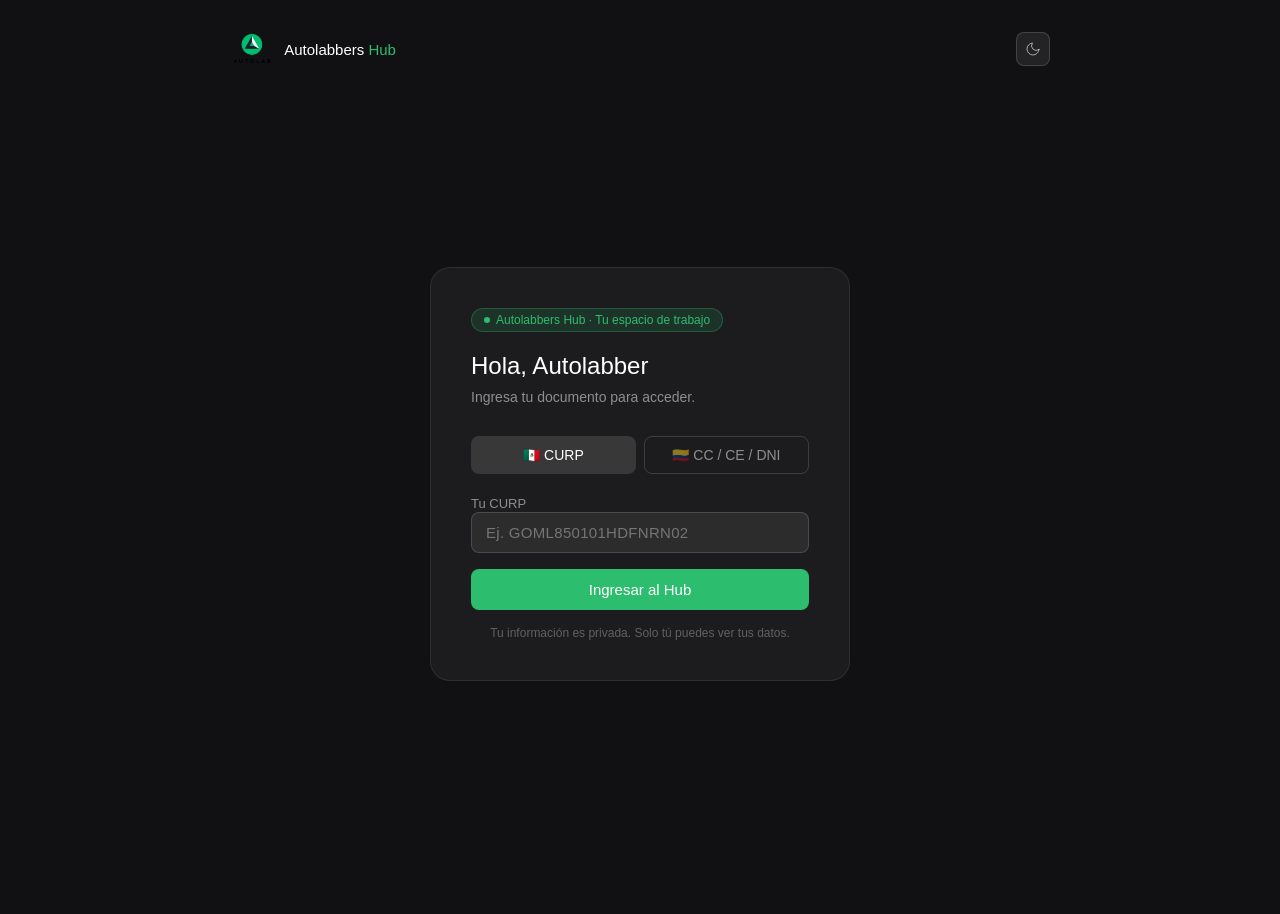
<file: index.html>
<!DOCTYPE html>
<html lang="es">
<head>
<meta charset="UTF-8"/>
<meta name="viewport" content="width=device-width, initial-scale=1.0"/>
<link rel="icon" type="image/x-icon" href="favicon.ico"/>
<title>Autolabbers Hub</title>
<style>
  *, *::before, *::after { box-sizing: border-box; margin: 0; padding: 0; }

  :root {
    --green:       #2DBD6E;
    --green-light: rgba(45,189,110,0.15);
    --green-border:rgba(45,189,110,0.3);
  }

  body {
    font-family: -apple-system, BlinkMacSystemFont, "Segoe UI", sans-serif;
    transition: background 0.3s, color 0.3s;
    min-height: 100vh;
  }

  /* ── MODOS ── */
  body.dark {
    background: #111113; color: #fff;
    --bg-hero:        #1C1C1E;
    --bg-card:        rgba(255,255,255,0.05);
    --border:         rgba(255,255,255,0.08);
    --border-md:      rgba(255,255,255,0.15);
    --text:           #ffffff;
    --muted:          rgba(255,255,255,0.5);
    --hint:           rgba(255,255,255,0.3);
    --toggle-bg:      rgba(255,255,255,0.08);
    --toggle-ico:     rgba(255,255,255,0.6);
    --seg-active-bg:  rgba(255,255,255,0.12);
    --seg-active-txt: #fff;
    --input-bg:       rgba(255,255,255,0.07);
    --btn-ghost-border: rgba(255,255,255,0.15);
    --btn-ghost-txt:  rgba(255,255,255,0.5);
    --success-bg:     rgba(45,189,110,0.12);
    --success-txt:    #2DBD6E;
    --err-bg:         rgba(224,68,68,0.12);
    --err-txt:        #f87171;
    --choice-bg:      rgba(255,255,255,0.04);
    --choice-border:  rgba(255,255,255,0.1);
    --choice-hover:   rgba(255,255,255,0.08);
    --coming-bg:      rgba(255,255,255,0.03);
    --coming-border:  rgba(255,255,255,0.06);
    --coming-txt:     rgba(255,255,255,0.25);
  }

  body.light {
    background: #f0f0ee; color: #1a1a1a;
    --bg-hero:        #ffffff;
    --bg-card:        #f5f5f3;
    --border:         rgba(0,0,0,0.08);
    --border-md:      rgba(0,0,0,0.15);
    --text:           #1a1a1a;
    --muted:          #6b6b6b;
    --hint:           #999;
    --toggle-bg:      rgba(0,0,0,0.06);
    --toggle-ico:     #555;
    --seg-active-bg:  #1a1a1a;
    --seg-active-txt: #fff;
    --input-bg:       #fff;
    --btn-ghost-border: rgba(0,0,0,0.15);
    --btn-ghost-txt:  #6b6b6b;
    --success-bg:     #eaf3de;
    --success-txt:    #3b6d11;
    --err-bg:         #fcebeb;
    --err-txt:        #a32d2d;
    --choice-bg:      #ffffff;
    --choice-border:  rgba(0,0,0,0.1);
    --choice-hover:   #f5f5f3;
    --coming-bg:      rgba(0,0,0,0.02);
    --coming-border:  rgba(0,0,0,0.06);
    --coming-txt:     rgba(0,0,0,0.25);
  }

  /* ── LAYOUT ── */
  .page   { max-width: 860px; margin: 0 auto; padding: 2rem 1.25rem 5rem; }
  .screen { display: none; }
  .screen.active { display: block; }

  /* ── NAV ── */
  nav { display: flex; align-items: center; justify-content: space-between; margin-bottom: 3rem; }
  .logo-row  { display: flex; align-items: center; gap: 10px; }
  .logo-img  { height: 32px; width: auto; display: block; }
  .logo-text { font-size: 15px; font-weight: 500; color: var(--text); }
  .logo-text span { color: var(--green); }
  .nav-right { display: flex; align-items: center; gap: 20px; }
  .nav-links { display: flex; gap: 20px; list-style: none; }
  .nav-links a { font-size: 13px; color: var(--muted); text-decoration: none; transition: color 0.15s; }
  .nav-links a:hover { color: var(--text); }
  .toggle-btn {
    width: 34px; height: 34px; background: var(--toggle-bg);
    border: 0.5px solid var(--border-md); border-radius: 8px;
    display: flex; align-items: center; justify-content: center;
    cursor: pointer; flex-shrink: 0;
  }
  .toggle-btn svg { width: 16px; height: 16px; stroke: var(--toggle-ico); fill: none; stroke-width: 1.5; stroke-linecap: round; stroke-linejoin: round; }

  /* ── BOTONES ── */
  .btn-green {
    background: var(--green); color: #fff; border: none;
    border-radius: 8px; padding: 11px 22px; font-size: 14px; font-weight: 500;
    cursor: pointer; transition: opacity 0.15s;
  }
  .btn-green:hover { opacity: 0.88; }
  .btn-green:disabled { opacity: 0.45; cursor: not-allowed; }
  .btn-green.full { width: 100%; padding: 12px; font-size: 15px; margin-top: 1rem; }

  .btn-outline {
    background: transparent; color: var(--green); border: 1.5px solid var(--green);
    border-radius: 8px; padding: 11px 22px; font-size: 14px; font-weight: 500;
    cursor: pointer; transition: background 0.15s;
  }
  .btn-outline:hover { background: var(--green-light); }

  .btn-ghost {
    background: transparent; color: var(--btn-ghost-txt);
    border: 0.5px solid var(--btn-ghost-border); border-radius: 8px;
    padding: 10px; font-size: 14px; cursor: pointer; transition: background 0.15s;
  }
  .btn-ghost:hover { background: var(--bg-card); }
  .btn-ghost.full { width: 100%; margin-top: 1.25rem; }

  /* ── SPINNER ── */
  .spinner {
    display: inline-block; width: 14px; height: 14px;
    border: 2px solid rgba(255,255,255,0.35); border-top-color: #fff;
    border-radius: 50%; animation: spin 0.7s linear infinite;
    vertical-align: middle; margin-right: 6px;
  }
  @keyframes spin { to { transform: rotate(360deg); } }

  /* ── BADGE ── */
  .badge {
    display: inline-flex; align-items: center; gap: 6px;
    background: var(--green-light); border: 0.5px solid var(--green-border);
    border-radius: 100px; padding: 4px 12px;
    font-size: 12px; color: var(--green); font-weight: 500;
  }
  .badge-dot { width: 6px; height: 6px; background: var(--green); border-radius: 50%; }

  /* ── FORMULARIO ── */
  .seg { display: flex; gap: 8px; margin-bottom: 1.25rem; }
  .seg-btn {
    flex: 1; padding: 10px 8px; border: 0.5px solid var(--border-md);
    border-radius: 8px; background: transparent; font-size: 14px; color: var(--muted);
    cursor: pointer; transition: all 0.15s;
    display: flex; align-items: center; justify-content: center; gap: 7px;
  }
  .seg-btn.active { background: var(--seg-active-bg); color: var(--seg-active-txt); border-color: transparent; font-weight: 500; }
  .field-label { font-size: 13px; color: var(--muted); margin-bottom: 6px; }
  .field-input {
    width: 100%; padding: 11px 14px; border: 0.5px solid var(--border-md);
    border-radius: 8px; font-size: 15px; color: var(--text); background: var(--input-bg);
    outline: none; transition: border-color 0.15s, box-shadow 0.15s; letter-spacing: 0.02em;
  }
  .field-input:focus { border-color: var(--green); box-shadow: 0 0 0 3px rgba(45,189,110,0.12); }
  .error-box {
    margin-top: 0.75rem; padding: 10px 14px;
    background: var(--err-bg); border: 0.5px solid rgba(224,68,68,0.2);
    border-radius: 8px; font-size: 13px; color: var(--err-txt);
    display: none; line-height: 1.5;
  }

  /* ── LOGIN ── */
  .login-wrap { min-height: 80vh; display: flex; align-items: center; justify-content: center; }
  .login-card {
    background: var(--bg-hero); border: 0.5px solid var(--border);
    border-radius: 20px; padding: 2.5rem; width: 100%; max-width: 420px;
  }
  .login-card .badge { margin-bottom: 1.25rem; }
  .login-title { font-size: 24px; font-weight: 500; color: var(--text); margin-bottom: 0.4rem; }
  .login-sub   { font-size: 14px; color: var(--muted); line-height: 1.6; margin-bottom: 1.75rem; }
  .login-note  { font-size: 12px; color: var(--hint); text-align: center; margin-top: 1rem; }

  /* ── CHOICE ── */
  .choice-wrap { min-height: 80vh; display: flex; align-items: center; justify-content: center; }
  .choice-card {
    background: var(--bg-hero); border: 0.5px solid var(--border);
    border-radius: 20px; padding: 2.5rem; width: 100%; max-width: 480px;
  }
  .choice-greeting { font-size: 13px; color: var(--muted); margin-bottom: 0.4rem; }
  .choice-title    { font-size: 22px; font-weight: 500; color: var(--text); margin-bottom: 0.5rem; }
  .choice-sub      { font-size: 14px; color: var(--muted); margin-bottom: 1.75rem; line-height: 1.6; }
  .choice-grid     { display: grid; grid-template-columns: 1fr 1fr; gap: 12px; }
  .choice-btn {
    background: var(--choice-bg); border: 0.5px solid var(--choice-border);
    border-radius: 14px; padding: 1.5rem 1.25rem; cursor: pointer;
    transition: border-color 0.15s, background 0.15s;
    display: flex; flex-direction: column; align-items: flex-start; gap: 10px; text-align: left;
  }
  .choice-btn:hover { border-color: var(--green); background: var(--choice-hover); }
  .choice-flag    { font-size: 32px; line-height: 1; }
  .choice-country { font-size: 16px; font-weight: 500; color: var(--text); }
  .choice-desc    { font-size: 13px; color: var(--muted); line-height: 1.5; }

  /* ── HUB: HERO ── */
  .hero {
    background: var(--bg-hero); border-radius: 20px; border: 0.5px solid var(--border);
    padding: 3rem 3rem 2.5rem; margin-bottom: 1.5rem;
  }
  .hero .badge { margin-bottom: 1.25rem; }
  .hero-title { font-size: 40px; font-weight: 500; color: var(--text); line-height: 1.15; letter-spacing: -0.02em; margin-bottom: 1rem; }
  .hero-title em { font-style: normal; color: var(--green); }
  .hero-sub   { font-size: 15px; color: var(--muted); line-height: 1.65; max-width: 480px; margin-bottom: 1.75rem; }
  .hero-actions { display: flex; gap: 10px; flex-wrap: wrap; margin-bottom: 3rem; }

  /* Accesos rápidos */
  .quick-grid { display: grid; grid-template-columns: repeat(4, minmax(0,1fr)); gap: 10px; }
  .qcard {
    background: var(--bg-card); border: 0.5px solid var(--border); border-radius: 12px;
    padding: 1.1rem; display: flex; flex-direction: column; gap: 8px;
    cursor: pointer; transition: border-color 0.15s;
  }
  .qcard:hover { border-color: var(--green); }
  .qcard.disabled { cursor: default; opacity: 0.4; }
  .qcard.disabled:hover { border-color: var(--border); }
  .qcard-icon {
    width: 32px; height: 32px; background: var(--green-light);
    border-radius: 8px; display: flex; align-items: center; justify-content: center;
  }
  .qcard-icon svg { width: 15px; height: 15px; stroke: var(--green); fill: none; stroke-width: 1.5; stroke-linecap: round; stroke-linejoin: round; }
  .qcard-label { font-size: 11px; color: var(--hint); margin-top: 2px; }
  .qcard-title { font-size: 13px; font-weight: 500; color: var(--text); }

  /* ── HUB: SECCIONES ── */
  .section     { margin-top: 1.5rem; }
  .section-card {
    background: var(--bg-hero); border: 0.5px solid var(--border);
    border-radius: 20px; padding: 2.5rem 3rem;
  }
  .section-label { font-size: 12px; font-weight: 500; letter-spacing: 0.06em; text-transform: uppercase; color: var(--green); margin-bottom: 0.5rem; }
  .section-title { font-size: 26px; font-weight: 500; color: var(--text); margin-bottom: 0.4rem; }
  .section-sub   { font-size: 14px; color: var(--muted); margin-bottom: 2rem; line-height: 1.6; }
  hr { border: none; border-top: 0.5px solid var(--border); margin: 1.25rem 0; }

  /* Coming soon */
  .coming-soon {
    background: var(--coming-bg); border: 0.5px dashed var(--coming-border);
    border-radius: 12px; padding: 2rem; text-align: center;
    font-size: 14px; color: var(--coming-txt); line-height: 1.6;
  }

  /* ── VACACIONES ── */
  .vac-loading    { font-size: 14px; color: var(--muted); padding: 1rem 0; }
  .vac-no-aplica  { font-size: 14px; color: var(--muted); line-height: 1.6; }
  .vac-no-aplica a { color: var(--green); }
  .result-header  { display: flex; align-items: center; gap: 14px; margin-bottom: 1.5rem; }
  .avatar {
    width: 50px; height: 50px; border-radius: 50%;
    background: var(--green-light); color: var(--green);
    display: flex; align-items: center; justify-content: center;
    font-size: 18px; font-weight: 500; flex-shrink: 0;
  }
  .res-name { font-size: 17px; font-weight: 500; color: var(--text); }
  .res-sub  { font-size: 13px; color: var(--muted); margin-top: 2px; }
  .vac-grid { display: grid; grid-template-columns: 1fr 1fr; gap: 10px; margin-bottom: 1.25rem; }
  .vac-card { background: var(--bg-card); border-radius: 10px; padding: 1rem; }
  .vac-card.highlight { background: var(--success-bg); }
  .vac-card.negative  { background: var(--err-bg); }
  .vac-label { font-size: 12px; color: var(--muted); margin-bottom: 4px; }
  .vac-card.highlight .vac-label { color: var(--success-txt); opacity: 0.8; }
  .vac-card.negative  .vac-label { color: var(--err-txt); opacity: 0.8; }
  .vac-num  { font-size: 30px; font-weight: 500; color: var(--text); line-height: 1; }
  .vac-card.highlight .vac-num { color: var(--success-txt); }
  .vac-card.negative  .vac-num { color: var(--err-txt); }
  .vac-unit { font-size: 12px; color: var(--muted); margin-top: 3px; }
  .vac-card.highlight .vac-unit { color: var(--success-txt); opacity: 0.8; }
  .detail-row { display: flex; justify-content: space-between; font-size: 14px; padding: 5px 0; }
  .detail-row span:first-child { color: var(--muted); }
  .detail-row span:last-child  { font-weight: 500; color: var(--text); }

  /* ── BIBLIOTECA ── */
  .bib-category        { margin-bottom: 2rem; }
  .bib-category-title  { font-size: 13px; font-weight: 500; color: var(--muted); letter-spacing: 0.04em; text-transform: uppercase; margin-bottom: 0.75rem; padding-bottom: 0.5rem; border-bottom: 0.5px solid var(--border); }
  .bib-item {
    display: flex; align-items: flex-start; gap: 14px; padding: 14px 0;
    border-bottom: 0.5px solid var(--border); text-decoration: none;
    transition: opacity 0.15s;
  }
  .bib-item:last-child { border-bottom: none; }
  .bib-item:hover { opacity: 0.75; }
  .bib-icon {
    width: 38px; height: 38px; background: var(--green-light);
    border-radius: 8px; display: flex; align-items: center; justify-content: center; flex-shrink: 0;
  }
  .bib-icon svg { width: 16px; height: 16px; stroke: var(--green); fill: none; stroke-width: 1.5; stroke-linecap: round; stroke-linejoin: round; }
  .bib-info       { flex: 1; min-width: 0; }
  .bib-title      { font-size: 14px; font-weight: 500; color: var(--text); margin-bottom: 3px; }
  .bib-desc       { font-size: 13px; color: var(--muted); line-height: 1.5; }
  .bib-arrow      { font-size: 12px; color: var(--green); flex-shrink: 0; align-self: center; }

  /* ── FECHAS CLAVE ── */
  .fechas-grid    { display: grid; grid-template-columns: 1fr 1fr; gap: 10px; }
  .fecha-card     { background: var(--bg-card); border-radius: 12px; padding: 1.1rem; }
  .fecha-mes      { font-size: 11px; color: var(--hint); text-transform: uppercase; letter-spacing: 0.05em; margin-bottom: 8px; }
  .fecha-item     { display: flex; align-items: baseline; gap: 10px; padding: 5px 0; border-bottom: 0.5px solid var(--border); }
  .fecha-item:last-child { border-bottom: none; }
  .fecha-dia      { font-size: 14px; font-weight: 500; color: var(--green); min-width: 110px; white-space: nowrap; }
  .fecha-nombre   { font-size: 13px; color: var(--text); line-height: 1.4; }

  /* ── MI INFORMACIÓN ── */
  .miinfo-tabs { display: flex; gap: 8px; margin-bottom: 1.75rem; flex-wrap: wrap; }
  .miinfo-tab {
    padding: 8px 18px; border-radius: 100px;
    border: 0.5px solid var(--border-md); background: transparent;
    font-size: 13px; font-weight: 500; color: var(--muted);
    cursor: pointer; transition: all 0.15s;
  }
  .miinfo-tab.active { background: var(--green); color: #fff; border-color: transparent; }
  .miinfo-panel { display: none; }
  .miinfo-panel.active { display: block; }
  .nomina-card { background: var(--bg-card); border-radius: 14px; padding: 1.5rem; display: flex; flex-direction: column; gap: 1rem; }
  .nomina-steps { display: flex; flex-direction: column; gap: 14px; }
  .nomina-step { display: flex; align-items: flex-start; gap: 12px; }
  .nomina-num { width: 24px; height: 24px; border-radius: 50%; background: var(--green-light); color: var(--green); font-size: 12px; font-weight: 500; display: flex; align-items: center; justify-content: center; flex-shrink: 0; margin-top: 1px; }
  .nomina-text { font-size: 14px; color: var(--text); line-height: 1.6; }
  .nomina-text a { color: var(--green); text-decoration: none; }
  .nomina-text a:hover { text-decoration: underline; }
  .nomina-hint { font-size: 13px; color: var(--muted); line-height: 1.6; padding-top: 0.875rem; border-top: 0.5px solid var(--border); }
  .nomina-hint a { color: var(--green); text-decoration: none; }
  .nomina-cta { display: inline-flex; align-items: center; gap: 8px; background: var(--green); color: #fff; border: none; border-radius: 8px; padding: 10px 20px; font-size: 14px; font-weight: 500; cursor: pointer; text-decoration: none; margin-top: 0.25rem; transition: opacity 0.15s; }
  .nomina-cta:hover { opacity: 0.88; }

  /* ── CONTACTOS ── */
  .contactos-grid { display: grid; grid-template-columns: repeat(3, minmax(0,1fr)); gap: 12px; }
  .contacto-card  {
    background: var(--bg-card); border: 0.5px solid var(--border);
    border-radius: 12px; padding: 1.25rem;
    display: flex; flex-direction: column; gap: 10px;
  }
  .contacto-avatar {
    width: 40px; height: 40px; border-radius: 50%;
    background: var(--green-light); color: var(--green);
    display: flex; align-items: center; justify-content: center;
    font-size: 14px; font-weight: 500; flex-shrink: 0;
  }
  .contacto-nombre { font-size: 14px; font-weight: 500; color: var(--text); }
  .contacto-rol    { font-size: 12px; color: var(--muted); margin-top: 1px; }
  .contacto-links  { display: flex; flex-direction: column; gap: 4px; margin-top: 2px; }
  .contacto-link   { font-size: 12px; color: var(--green); text-decoration: none; }
  .contacto-link:hover { text-decoration: underline; }

  /* ── CUMPLEAÑOS ── */
  .cumple-header {
    display: flex; align-items: center; justify-content: space-between;
    cursor: pointer; padding: 14px 16px; border-radius: 12px;
    background: var(--green-light); border: 0.5px solid var(--green-border);
    transition: opacity 0.15s; user-select: none;
  }
  .cumple-header:hover { opacity: 0.85; }
  .cumple-header-left { display: flex; align-items: center; gap: 10px; }
  .cumple-header-title { font-size: 14px; font-weight: 500; color: var(--green); }
  .cumple-header-count { font-size: 12px; color: var(--green); opacity: 0.75; }
  .cumple-chevron { font-size: 12px; color: var(--green); transition: transform 0.2s; display: inline-block; }
  .cumple-chevron.open { transform: rotate(180deg); }
  .cumple-body { display: none; margin-top: 12px; }
  .cumple-body.open { display: block; }
  .cumple-gif { width: 100%; max-height: 320px; object-fit: contain; border-radius: 12px; margin-bottom: 12px; background: var(--bg-card); }
  .cumple-grid { display: flex; flex-wrap: wrap; gap: 10px; }
  .cumple-card {
    display: flex; align-items: center; gap: 12px;
    background: var(--bg-card); border: 0.5px solid var(--border);
    border-radius: 12px; padding: 12px 14px; min-width: 200px; flex: 1;
  }
  .cumple-dia-wrap { display: flex; flex-direction: column; align-items: center; flex-shrink: 0; min-width: 52px; }
  .cumple-dia      { font-size: 22px; font-weight: 500; color: var(--green); line-height: 1; }
  .cumple-diasem   { font-size: 10px; color: var(--green); opacity: 0.8; text-transform: uppercase; letter-spacing: 0.04em; margin-top: 2px; }
  .cumple-nombre   { font-size: 14px; font-weight: 500; color: var(--text); line-height: 1.3; }
  .cumple-empty    { font-size: 14px; color: var(--muted); padding: 0.5rem 0; }

  /* ── ACORDEÓN DIRECTORIO ── */
  .acord-area { margin-bottom: 8px; border-radius: 12px; overflow: hidden; border: 0.5px solid var(--border); }
  .acord-header {
    display: flex; align-items: center; justify-content: space-between;
    padding: 14px 16px; cursor: pointer; transition: background 0.15s;
    background: var(--bg-card);
    user-select: none;
  }
  .acord-header:hover { background: var(--choice-hover); }
  .acord-header.open {
    background: var(--green-light);
    border-bottom: 0.5px solid var(--green-border);
  }
  .acord-header-left { display: flex; align-items: center; gap: 10px; }
  .acord-dot {
    width: 8px; height: 8px; border-radius: 50%;
    background: var(--border-md); flex-shrink: 0; transition: background 0.15s;
  }
  .acord-header.open .acord-dot { background: var(--green); }
  .acord-area-name { font-size: 14px; font-weight: 500; color: var(--text); }
  .acord-header.open .acord-area-name { color: var(--green); }
  .acord-count { font-size: 12px; color: var(--muted); }
  .acord-header.open .acord-count { color: var(--green); opacity: 0.75; }
  .acord-chevron {
    font-size: 12px; color: var(--muted); transition: transform 0.2s;
    display: inline-block;
  }
  .acord-header.open .acord-chevron { transform: rotate(180deg); color: var(--green); }
  .acord-body {
    display: none; padding: 14px;
    background: var(--bg-hero);
  }
  .acord-body.open { display: block; }

  /* ── FOOTER ── */
  .footer { text-align: center; margin-top: 3rem; font-size: 12px; color: var(--hint); }
  .footer a { color: var(--muted); text-decoration: none; }
  .footer a:hover { text-decoration: underline; }

  /* ── RESPONSIVE ── */
  @media (max-width: 600px) {
    .hero { padding: 2rem 1.5rem; }
    .hero-title { font-size: 28px; }
    .quick-grid { grid-template-columns: repeat(2, minmax(0,1fr)); }
    .nav-links  { display: none !important; }
    .section-card { padding: 1.75rem 1.5rem; }
    .choice-grid  { grid-template-columns: 1fr; }
    .fechas-grid  { grid-template-columns: 1fr; }
    .contactos-grid { grid-template-columns: 1fr; }
  }
</style>
</head>
<body class="dark">
<div class="page">

  <!-- NAV -->
  <nav>
    <div class="logo-row">
      <img src="logo-04 (2).png" alt="Autolab" class="logo-img" />
      <span class="logo-text">Autolabbers <span>Hub</span></span>
    </div>
    <div class="nav-right">
      <ul class="nav-links" id="nav-links" style="display:none">
        <li><a href="#" onclick="scrollToId('mi-info');return false;">Mi información</a></li>
        <li><a href="#" onclick="scrollToId('biblioteca');return false;">Biblioteca</a></li>
        <li><a href="#" onclick="scrollToId('fechas');return false;">Fechas clave</a></li>
        <li><a href="#" onclick="scrollToId('contactos');return false;">Contactos</a></li>
      </ul>
      <button class="toggle-btn" onclick="toggleMode()" title="Cambiar modo">
        <svg id="icon-moon" viewBox="0 0 24 24"><path d="M21 12.79A9 9 0 1 1 11.21 3 7 7 0 0 0 21 12.79z"/></svg>
        <svg id="icon-sun"  viewBox="0 0 24 24" style="display:none"><circle cx="12" cy="12" r="5"/><line x1="12" y1="1" x2="12" y2="3"/><line x1="12" y1="21" x2="12" y2="23"/><line x1="4.22" y1="4.22" x2="5.64" y2="5.64"/><line x1="18.36" y1="18.36" x2="19.78" y2="19.78"/><line x1="1" y1="12" x2="3" y2="12"/><line x1="21" y1="12" x2="23" y2="12"/><line x1="4.22" y1="19.78" x2="5.64" y2="18.36"/><line x1="18.36" y1="5.64" x2="19.78" y2="4.22"/></svg>
      </button>
    </div>
  </nav>

  <!-- ══════════════════════════════════════ -->
  <!-- PANTALLA 1: LOGIN                      -->
  <!-- ══════════════════════════════════════ -->
  <div id="screen-login" class="screen active">
    <div class="login-wrap">
      <div class="login-card">
        <div class="badge"><div class="badge-dot"></div>Autolabbers Hub · Tu espacio de trabajo</div>
        <h1 class="login-title">Hola, Autolabber</h1>
        <p class="login-sub">Ingresa tu documento para acceder.</p>
        <div class="seg">
          <button class="seg-btn active" id="btn-mx" onclick="selectTipoDoc('MX')">🇲🇽 CURP</button>
          <button class="seg-btn"        id="btn-co" onclick="selectTipoDoc('CO')">🇨🇴 CC / CE / DNI</button>
        </div>
        <label for="login-input" class="field-label" id="login-field-label">Tu CURP</label>
        <input type="text" class="field-input" id="login-input"
          placeholder="Ej. GOML850101HDFNRN02" maxlength="18"
          autocomplete="off" autocapitalize="characters"
          oninput="onLoginInput(this)"
          onkeydown="if(event.key==='Enter') doLogin()" />
        <div class="error-box" id="login-error"></div>
        <button class="btn-green full" id="btn-login" onclick="doLogin()">Ingresar al Hub</button>
        <p class="login-note">Tu información es privada. Solo tú puedes ver tus datos.</p>
      </div>
    </div>
  </div>

  <!-- ══════════════════════════════════════ -->
  <!-- PANTALLA 2: ELEGIR HUB (AMBOS)        -->
  <!-- ══════════════════════════════════════ -->
  <div id="screen-choice" class="screen">
    <div class="choice-wrap">
      <div class="choice-card">
        <p class="choice-greeting" id="choice-greeting">Hola</p>
        <h2 class="choice-title">¿A qué hub quieres entrar?</h2>
        <p class="choice-sub">Tienes acceso a los dos. Elige el que necesitas — puedes cambiar cuando quieras.</p>
        <div class="choice-grid">
          <button class="choice-btn" onclick="entrarHub('MX')">
            <span class="choice-flag">🇲🇽</span>
            <span class="choice-country">México</span>
            <span class="choice-desc">Tu información, documentos y fechas de México</span>
          </button>
          <button class="choice-btn" onclick="entrarHub('CO')">
            <span class="choice-flag">🇨🇴</span>
            <span class="choice-country">Colombia</span>
            <span class="choice-desc">Tu información, documentos y fechas de Colombia</span>
          </button>
        </div>
        <button class="btn-ghost full" onclick="cerrarSesion()">← Salir</button>
      </div>
    </div>
  </div>

  <!-- ══════════════════════════════════════ -->
  <!-- PANTALLA 3: HUB                        -->
  <!-- ══════════════════════════════════════ -->
  <div id="screen-hub" class="screen">

    <!-- HERO (renderizado dinámicamente) -->
    <section class="hero" id="hub-hero"></section>

    <!-- SECCIONES (renderizadas dinámicamente según HUB_CONFIG) -->
    <div id="hub-sections"></div>

    <!-- TARJETA DE SUGERENCIAS -->
    <div style="margin-top:1.5rem;background:var(--bg-hero);border:0.5px solid var(--border);border-radius:20px;padding:2rem 2.5rem;display:flex;align-items:center;justify-content:space-between;gap:1.5rem;flex-wrap:wrap;">
      <div>
        <div style="font-size:13px;font-weight:500;color:var(--green);letter-spacing:0.06em;text-transform:uppercase;margin-bottom:0.4rem;">Tu opinión importa</div>
        <div style="font-size:18px;font-weight:500;color:var(--text);margin-bottom:0.35rem;">¿Qué mejorarías?</div>
        <div style="font-size:14px;color:var(--muted);line-height:1.6;">Cuéntanos qué mejorarías, qué te falta o qué te gustaría ver aquí.</div>
      </div>
      <a href="#" data-app-link="sugerencia"
         style="display:inline-flex;align-items:center;gap:8px;background:var(--green);color:#fff;border:none;border-radius:8px;padding:11px 22px;font-size:14px;font-weight:500;text-decoration:none;white-space:nowrap;flex-shrink:0;transition:opacity 0.15s;"
         onmouseover="this.style.opacity='0.88'" onmouseout="this.style.opacity='1'" target="_blank">
        Enviar sugerencia →
      </a>
    </div>

    <footer class="footer">
      ¿Dudas? Escribe a <a href="#" data-app-link="contacto" target="_blank"></a>
      &nbsp;·&nbsp;
      <a href="#" onclick="cerrarSesion();return false;">Cerrar sesión</a>
      <span id="footer-switch-wrap" style="display:none">
        &nbsp;·&nbsp;
        <a href="#" onclick="switchHub();return false;">Cambiar hub</a>
      </span>
    </footer>

  </div>

</div><!-- /page -->

<script>
// ═══════════════════════════════════════════════════════════════════
//  ⚙️  CONFIGURACIÓN CENTRAL — edita aquí para alimentar el hub
// ═══════════════════════════════════════════════════════════════════

// ─────────────────────────────────────────
//  🔧 DATOS GLOBALES
//  Si cambias un email o link aquí, se actualiza en TODO el hub.
// ─────────────────────────────────────────
var APP_CONFIG = {
  emailTalento:     "talento@autolab.mx",        // contacto principal de HR
  emailIT:          "it@autolab.com",            // contacto de soporte IT
  urlRuna:          "https://app.runahr.com/login", // plataforma de recibos
  asuntoSugerencia: "Sugerencia para el Autolabbers Hub"
};

// Genera un link de Gmail compose hacia el email de talento.
// Uso: mailUrl()                       → solo "Para:"
//      mailUrl("Duda sobre vacaciones") → "Para:" + asunto
function mailUrl(asunto) {
  var u = "https://mail.google.com/mail/?view=cm&to=" + encodeURIComponent(APP_CONFIG.emailTalento);
  if (asunto) u += "&su=" + encodeURIComponent(asunto);
  return u;
}

var APPS_SCRIPT_URL = "https://script.google.com/a/macros/autolab.mx/s/AKfycbzTmb9LQYdb1wEtz8VyqNEG4tM4fVsJxsN5VRGYOqUUqCBTTu2lh2p_CrQNlwiLwDqyMw/exec";

var HUB_CONFIG = {

  // ─────────────────────────────────────────
  //  MÉXICO
  // ─────────────────────────────────────────
  MX: {
    nombre:  "México",
    bandera: "🇲🇽",

    hero: {
      titulo:    "Todo lo que necesitas, <em>en un solo lugar.</em>",
      subtitulo: "Consulta tus vacaciones, revisa políticas y encuentra lo que necesitas — sin dar vueltas."
    },

    // Secciones activas para este país.
    // false = no se renderiza, true = se renderiza.
    secciones: {
      miInfo:     true,   // sección personal: vacaciones + nómina
      biblioteca: true,
      fechas:     true,
      contactos:  true
    },

    // Accesos rápidos en el hero (máx 4, en orden).
    accesosRapidos: [
      { label: "Mi tablero", titulo: "Mi tablero",               seccion: "miInfo",    icono: "tablero"    },
      { label: "Biblioteca", titulo: "Biblioteca",               seccion: "biblioteca", icono: "documento"  },
      { label: "Fechas",     titulo: "Festivos y nómina",        seccion: "fechas",     icono: "reloj"      },
      { label: "Directorio", titulo: "Directorio",               seccion: "contactos",  icono: "persona"    }
    ],

    // Biblioteca documental por categoría.
    // Para agregar un doc: copia { titulo, desc, url, disponible: true } en la categoría correcta.
    // disponible: false = aparece como "Próximamente", sin link.
    biblioteca: [
      { visible: false,
        nombre: "Reglamentos",
        docs: [
          { titulo: "Reglamento Interno de Trabajo",
            desc: "Normas generales de convivencia y operación en Autolab México.",
            url: "PENDIENTE_LINK_RIT",
            disponible: false,
            visible: false }
        ]
      },
      {
        nombre: "Políticas",
        docs: [
          { titulo: "Política de Vacaciones y Permisos",
            desc: "Cómo se calculan, solicitan y aprueban tus días de descanso.",
            url: "https://docs.google.com/document/d/10sgt9uoiVuuf5T3y1IXwnv2naGCAooqmeUCVNyA9mxo/edit?usp=drive_link",
            disponible: true },
          { titulo: "Política de Home Office",
            desc: "Lineamientos para trabajo remoto y días en casa.",
            url: "https://docs.google.com/document/d/1DEO0CoawXj65uztjVg5E1xtu83yJ9nLQXuOjmzWiLq8/edit?usp=drive_link",
            disponible: true },
          { titulo: "Política de trabajo en talleres e instalaciones de clientes",
            desc: "Lineamientos de seguridad y conducta para operaciones en sitio.",
            url: "",
            disponible: false,
            visible: false }
        ]
      },
      {
        nombre: "Procedimientos",
        docs: [
          { titulo: "Procedimiento de Vacaciones y Permisos",
            desc: "Paso a paso para enviar tu solicitud y obtener aprobación.",
            url: "https://docs.google.com/document/d/1nIBz9LKmmI1AdXzU66GxdQmIQbl58Tl662l3HH_HtHw/edit?tab=t.0",
            disponible: true }
        ]
      }
    ],

    // Festivos MX: generados automáticamente por calcularFestivosMX().
    // No edites este array — el código lo calcula solo cada año.
    fechas: [],

    // Contactos clave.
    // Para agregar: copia un objeto { nombre, rol, email, slack } y agrégalo.
    // slack es opcional — si no aplica, ponlo como null.
    contactos: [
      { nombre: "Recursos Humanos", rol: "Vacaciones, permisos y nómina", email: APP_CONFIG.emailTalento, slack: null          },
      { nombre: "IT / Soporte",     rol: "Accesos, equipos y sistemas",   email: APP_CONFIG.emailIT,       slack: "#soporte-it"  }
    ]
  },

  // ─────────────────────────────────────────
  //  COLOMBIA
  //  (versión ligera por ahora — se puede
  //   activar y alimentar sección por sección)
  // ─────────────────────────────────────────
  CO: {
    nombre:  "Colombia",
    bandera: "🇨🇴",

    hero: {
      titulo:    "Tu espacio como Autolabber, <em>disponible siempre.</em>",
      subtitulo: "Consulta tus vacaciones y accede a los documentos de tu país."
    },

    secciones: {
      vacaciones: true,
      biblioteca: true,
      fechas:     true,
      contactos:  true
    },

    accesosRapidos: [
      { label: "Consulta rápida", titulo: "Mis vacaciones",        seccion: "vacaciones", icono: "calendario" },
      { label: "Documentos",      titulo: "Reglamento y políticas", seccion: "biblioteca", icono: "documento"  },
      { label: "Fechas",          titulo: "Festivos y nómina",      seccion: "fechas",     icono: "reloj"      },
      { label: "Directorio",      titulo: "Directorio",             seccion: "contactos",  icono: "persona"    }
    ],

    biblioteca: [
      {
        nombre: "Reglamentos",
        visible: false,
        docs: [
          { titulo: "Reglamento Interno de Trabajo", desc: "Normas generales de convivencia y operación en Autolab Colombia.", url: "TU_LINK_DRIVE_CO_REGLAMENTO", disponible: false, visible: false }
        ]
      },
      {
        nombre: "Políticas",
        visible: false,
        docs: [
          { titulo: "Política de Vacaciones",        desc: "Cómo se calculan, solicitan y aprueban tus días de descanso.",    url: "TU_LINK_DRIVE_CO_VACACIONES", disponible: false, visible: false }
        ]
      }
    ],

    fechas: [],    // se llenará cuando esté listo

    contactos: []  // se llenará cuando esté listo
  }

};

// ═══════════════════════════════════════════════════════════════════
//  ESTADO DE SESIÓN
// ═══════════════════════════════════════════════════════════════════

// ═══════════════════════════════════════════════════════════════════
//  SESIÓN PERSISTENTE (48 horas)
// ═══════════════════════════════════════════════════════════════════

var SESION_HORAS = 48;

function guardarSesion(data) {
  try {
    var payload = Object.assign({}, data);
    payload._expira = Date.now() + SESION_HORAS * 60 * 60 * 1000;
    localStorage.setItem("al_sesion", JSON.stringify(payload));
  } catch(e){}
}

function cargarSesionGuardada() {
  try {
    var raw = localStorage.getItem("al_sesion");
    if (!raw) return null;
    var data = JSON.parse(raw);
    if (Date.now() > data._expira) { localStorage.removeItem("al_sesion"); return null; }
    return data;
  } catch(e){ return null; }
}

function borrarSesion() {
  try { localStorage.removeItem("al_sesion"); } catch(e){}
}

var sesion = { doc: null, nombre: null, acceso: null, hubActual: null, tipoContrato: "" };

// Rellenar links estáticos (sugerencia, contacto) desde APP_CONFIG
// Cualquier <a data-app-link="..."> en el HTML se enlaza aquí.
window.addEventListener("DOMContentLoaded", function() {
  document.querySelectorAll("[data-app-link]").forEach(function(el) {
    var tipo = el.getAttribute("data-app-link");
    if (tipo === "sugerencia") {
      el.href = mailUrl(APP_CONFIG.asuntoSugerencia);
    } else if (tipo === "contacto") {
      el.href = mailUrl();
      if (!el.textContent.trim()) el.textContent = APP_CONFIG.emailTalento;
    }
  });
});

// Restaurar sesión si existe y no ha expirado
(function() {
  var guardada = cargarSesionGuardada();
  if (!guardada || !guardada.doc) return;
  sesion = guardada;
  // Esperar a que el DOM esté listo antes de renderizar
  window.addEventListener("DOMContentLoaded", function() {
    if (sesion.acceso === "AMBOS") {
      mostrarPantalla("choice");
      document.getElementById("choice-greeting").textContent = "Hola, " + primerNombre(sesion.nombre) + " 👋";
    } else {
      entrarHub(sesion.acceso);
    }
  });
})();

// ═══════════════════════════════════════════════════════════════════
//  MODO CLARO / OSCURO
// ═══════════════════════════════════════════════════════════════════

var isDark = true;
function toggleMode() {
  isDark = !isDark;
  document.body.className = isDark ? "dark" : "light";
  document.getElementById("icon-moon").style.display = isDark ? "block" : "none";
  document.getElementById("icon-sun").style.display  = isDark ? "none"  : "block";
  try { localStorage.setItem("al_theme", isDark ? "dark" : "light"); } catch(e){}
}
try {
  var saved = localStorage.getItem("al_theme");
  if (saved === "light") {
    isDark = false; document.body.className = "light";
    document.getElementById("icon-moon").style.display = "none";
    document.getElementById("icon-sun").style.display  = "block";
  }
} catch(e){}

// ═══════════════════════════════════════════════════════════════════
//  LOGIN
// ═══════════════════════════════════════════════════════════════════

var tipoDoc = "MX";

function selectTipoDoc(t) {
  tipoDoc = t;
  document.getElementById("btn-mx").classList.toggle("active", t === "MX");
  document.getElementById("btn-co").classList.toggle("active", t === "CO");
  var input = document.getElementById("login-input");
  var label = document.getElementById("login-field-label");
  if (t === "MX") {
    label.textContent = "Tu CURP";
    input.placeholder = "Ej. GOML850101HDFNRN02";
    input.maxLength = 18;
  } else {
    label.textContent = "Tu CC / CE / DNI";
    input.placeholder = "Ej. 1032456789";
    input.maxLength = 12;
  }
  input.value = "";
  ocultarLoginError();
}

function onLoginInput(el) {
  if (tipoDoc === "MX") el.value = el.value.toUpperCase().replace(/[^A-Z0-9]/g,"");
  else                  el.value = el.value.replace(/[^0-9]/g,"");
  ocultarLoginError();
}

function ocultarLoginError() {
  var eb = document.getElementById("login-error");
  eb.style.display = "none"; eb.innerHTML = "";
}

function mostrarLoginError(msg) {
  var eb = document.getElementById("login-error");
  eb.innerHTML = msg; eb.style.display = "block";
}

function doLogin() {
  var doc = document.getElementById("login-input").value.trim();
  if (!doc || doc.length < 5) { mostrarLoginError("Ingresa un documento válido."); return; }
  ocultarLoginError();
  var btn = document.getElementById("btn-login");
  btn.disabled = true;
  btn.innerHTML = '<span class="spinner"></span>Verificando…';
  sesion.doc = doc;
  jsonp(APPS_SCRIPT_URL + "?accion=login&doc=" + encodeURIComponent(doc), "onLoginResult");
}

function onLoginResult(data) {
  var btn = document.getElementById("btn-login");
  btn.disabled = false; btn.innerHTML = "Ingresar al Hub";
  if (!data.ok) {
    mostrarLoginError(data.error || "Error desconocido.");
    sesion.doc = null;
    return;
  }
  sesion.nombre       = data.nombre;
  sesion.acceso       = data.acceso;
  sesion.tipoContrato = data.tipoContrato || "";
  guardarSesion(sesion);
  if (data.acceso === "AMBOS") {
    mostrarPantalla("choice");
    document.getElementById("choice-greeting").textContent = "Hola, " + primerNombre(data.nombre) + " 👋";
  } else {
    entrarHub(data.acceso);
  }
}

// ═══════════════════════════════════════════════════════════════════
//  ENTRAR AL HUB
// ═══════════════════════════════════════════════════════════════════

function entrarHub(hub) {
  sesion.hubActual = hub;
  var cfg = HUB_CONFIG[hub];
  if (!cfg) { mostrarLoginError("Configuración de hub no encontrada."); return; }

  renderizarHero(cfg);
  renderizarSecciones(cfg);

  mostrarPantalla("hub");
  document.getElementById("nav-links").style.display = "flex";
  document.getElementById("footer-switch-wrap").style.display = sesion.acceso === "AMBOS" ? "inline" : "none";

  // Cargar datos dinámicos
  var esServices = (sesion.tipoContrato || "").toLowerCase().indexOf("services") !== -1;
  if ((cfg.secciones.miInfo || cfg.secciones.vacaciones) && !esServices) cargarVacaciones();
  if (cfg.secciones.contactos) cargarContactos(hub);
  if (cfg.secciones.fechas) cargarCumpleanos(hub);
}

function switchHub() {
  mostrarPantalla("choice");
  document.getElementById("choice-greeting").textContent = "Hola, " + primerNombre(sesion.nombre) + " 👋";
  document.getElementById("nav-links").style.display = "none";
}

// ═══════════════════════════════════════════════════════════════════
//  RENDERIZADO DEL HERO
// ═══════════════════════════════════════════════════════════════════

function renderizarHero(cfg) {
  var accesosHTML = "";
  cfg.accesosRapidos.forEach(function(ac) {
    var seccionId = ac.seccion === "miInfo" ? "mi-info" : ac.seccion;
    var activo = cfg.secciones[ac.seccion];
    var cls    = activo ? "qcard" : "qcard disabled";
    var onclick = activo ? "onclick=\"scrollToId('" + seccionId + "')\"" : "";
    accesosHTML +=
      '<div class="' + cls + '" ' + onclick + '>' +
        '<div class="qcard-icon">' + iconoSVG(ac.icono) + '</div>' +
        '<div class="qcard-label">' + ac.label + '</div>' +
        '<div class="qcard-title">' + ac.titulo + '</div>' +
      '</div>';
  });

  document.getElementById("hub-hero").innerHTML =
    '<div class="badge"><div class="badge-dot"></div>' + (sesion.acceso === 'AMBOS' ? cfg.bandera + ' ' + cfg.nombre + ' · ' : '') + 'Hola, ' + primerNombre(sesion.nombre) + (sesion.acceso !== 'AMBOS' ? ' 👋' : '') + '</div>' +
    '<h1 class="hero-title">' + cfg.hero.titulo + '</h1>' +
    '<p class="hero-sub">' + cfg.hero.subtitulo + '</p>' +
    '<div class="hero-actions">' +
      '<button class="btn-green" onclick="scrollToId(\'mi-info\')">Mi tablero</button>' +
      '<button class="btn-outline" onclick="scrollToId(\'biblioteca\')">Ir a la biblioteca →</button>' +
    '</div>' +
    '<div class="quick-grid">' + accesosHTML + '</div>';
}

// ═══════════════════════════════════════════════════════════════════
//  RENDERIZADO DE SECCIONES
// ═══════════════════════════════════════════════════════════════════

function renderizarSecciones(cfg) {
  var html = "";

  // MI INFORMACIÓN (vacaciones + nómina) — solo si está activa
  var esServicesContract = (sesion.tipoContrato || "").toLowerCase().indexOf("services") !== -1;
  if (cfg.secciones.miInfo && !esServicesContract) {
    var miInfoHTML =
      // Tabs: solo mostrar si NO es services contract
      (!esServicesContract ?
        '<div class="miinfo-tabs">' +
          '<button class="miinfo-tab active" onclick="switchMiInfo(\'vacaciones\')">Días de vacaciones</button>' +
          '<button class="miinfo-tab"        onclick="switchMiInfo(\'nomina\')">Recibos de nómina</button>' +
        '</div>' : ''
      ) +

      // Panel vacaciones: solo si NO es services contract
      (!esServicesContract ?
        '<div class="miinfo-panel active" id="panel-vacaciones">' +
          '<div id="vac-content"><p class="vac-loading"><span class="spinner" style="border-top-color:var(--green);border-color:var(--border-md);"></span>Un momento…</p></div>' +
        '</div>' : ''
      ) +

      // Panel nómina
      '<div class="miinfo-panel' + (esServicesContract ? ' active' : '') + '" id="panel-nomina">' +
        '<div class="nomina-card">' +
          '<div class="nomina-steps">' +
            '<div class="nomina-step"><div class="nomina-num">1</div><div class="nomina-text">Ingresa a <a href="' + APP_CONFIG.urlRuna + '" target="_blank">app.runahr.com/login</a></div></div>' +
            '<div class="nomina-step"><div class="nomina-num">2</div><div class="nomina-text">Usa tu <strong>correo personal</strong> — el mismo con el que activaste tu cuenta en Runa.</div></div>' +
            '<div class="nomina-step"><div class="nomina-num">3</div><div class="nomina-text">Ingresa la contraseña que creaste al activar tu cuenta.</div></div>' +
          '</div>' +
          '<a class="nomina-cta" href="' + APP_CONFIG.urlRuna + '" target="_blank">Ir a Runa →</a>' +
          '<div class="nomina-hint">¿Olvidaste tu contraseña? Puedes restablecerla desde la misma plataforma usando tu correo personal. Si tienes problemas para acceder, escríbenos a <a href="' + mailUrl() + '" target="_blank">' + APP_CONFIG.emailTalento + '</a></div>' +
        '</div>' +
      '</div>';

    var miInfoSub = esServicesContract ? "Accede a tus recibos de nómina." : "Consulta tu saldo y accede a Runa.";
    html += seccionWrapper("mi-info", "Mi tablero", "Mi tablero", miInfoSub, miInfoHTML);
  }

  // VACACIONES standalone (para CO u otros países sin miInfo)
  if (!cfg.secciones.miInfo && cfg.secciones.vacaciones && !esServicesContract) {
    html += seccionWrapper("vacaciones", "Consulta rápida", "Mis días de vacaciones",
      "Cargando tu información…",
      '<div id="vac-content"><p class="vac-loading"><span class="spinner" style="border-top-color:var(--green);border-color:var(--border-md);"></span>Un momento…</p></div>');
  }

  // BIBLIOTECA
  if (cfg.secciones.biblioteca) {
    var bibHTML = "";
    var catsVisibles = (cfg.biblioteca || []).filter(function(cat) {
      if (cat.visible === false) return false;
      return (cat.docs || []).some(function(d) { return d.visible !== false; });
    });
    if (catsVisibles.length) {
      catsVisibles.forEach(function(cat) {
        bibHTML += '<div class="bib-category"><div class="bib-category-title">' + cat.nombre + '</div>';
        cat.docs.forEach(function(doc) {
          if (doc.visible === false) return;
          if (doc.disponible) {
            bibHTML +=
              '<a class="bib-item" href="' + doc.url + '" target="_blank">' +
                '<div class="bib-icon"><svg viewBox="0 0 24 24" width="16" height="16" fill="none" stroke="#2DBD6E" stroke-width="1.5" stroke-linecap="round" stroke-linejoin="round"><path d="M14 2H6a2 2 0 0 0-2 2v16a2 2 0 0 0 2 2h12a2 2 0 0 0 2-2V8z"/><polyline points="14 2 14 8 20 8"/></svg></div>' +
                '<div class="bib-info"><div class="bib-title">' + doc.titulo + '</div><div class="bib-desc">' + doc.desc + '</div></div>' +
                '<div class="bib-arrow">Abrir →</div>' +
              '</a>';
          } else {
            bibHTML +=
              '<div class="bib-item" style="opacity:0.45;cursor:default;">' +
                '<div class="bib-icon" style="background:var(--bg-card);"><svg viewBox="0 0 24 24" width="16" height="16" fill="none" stroke="var(--muted)" stroke-width="1.5" stroke-linecap="round" stroke-linejoin="round"><path d="M14 2H6a2 2 0 0 0-2 2v16a2 2 0 0 0 2 2h12a2 2 0 0 0 2-2V8z"/><polyline points="14 2 14 8 20 8"/></svg></div>' +
                '<div class="bib-info"><div class="bib-title" style="color:var(--muted);">' + doc.titulo + '</div><div class="bib-desc">' + doc.desc + '</div></div>' +
                '<div style="font-size:11px;color:var(--hint);flex-shrink:0;align-self:center;white-space:nowrap;">Próximamente</div>' +
              '</div>';
          }
        });
        bibHTML += '</div>';
      });
    } else {
      bibHTML = '<div class="coming-soon">Los documentos para este país estarán disponibles pronto.</div>';
    }
    html += seccionWrapper("biblioteca", "Biblioteca", "Biblioteca",
      "Todo lo que necesitas saber sobre cómo trabajamos en Autolab.", bibHTML);
  }

  // FECHAS CLAVE
  if (cfg.secciones.fechas) {
    var festivos   = sesion.hubActual === "CO" ? calcularFestivosCO() : calcularFestivosMX();
    var nominaDias = sesion.hubActual === "CO" ? calcularFechasNominaCO() : calcularFechasNomina();
    var fechasHTML = "";

    // Festivos agrupados por mes
    var porMes = {};
    festivos.forEach(function(f) {
      if (!porMes[f.mesKey]) porMes[f.mesKey] = { label: f.mesLabel, dias: [] };
      porMes[f.mesKey].dias.push(f);
    });

    fechasHTML += '<div class="fechas-grid">';
    Object.keys(porMes).forEach(function(k) {
      var grupo = porMes[k];
      fechasHTML += '<div class="fecha-card"><div class="fecha-mes">' + grupo.label + '</div>';
      grupo.dias.forEach(function(f) {
        fechasHTML += '<div class="fecha-item"><span class="fecha-dia">' + f.diaSemana + ' ' + f.dia + '</span><span class="fecha-nombre">' + f.nombre + '</span></div>';
      });
      fechasHTML += '</div>';
    });
    fechasHTML += '</div>';

    // Nómina
    fechasHTML += '<div style="margin-top:1.75rem;">';
    fechasHTML += '<div class="bib-category-title" style="margin-bottom:0.375rem;">Pagos de nómina</div>';
    fechasHTML += '<div style="font-size:13px;color:var(--muted);margin-bottom:0.875rem;">Próximas fechas de pago para ' + (sesion.hubActual === "CO" ? "Colombia" : "México") + '.</div>';
    fechasHTML += '<div class="nomina-card">';
    fechasHTML += '<div style="font-size:14px;color:var(--text);line-height:1.7;">' + nominaDias.regla + '</div>';
    fechasHTML += '<div style="margin-top:0.875rem;display:flex;flex-wrap:wrap;gap:8px;">';
    nominaDias.proximas.forEach(function(p) {
      fechasHTML += '<div style="background:var(--green-light);border:0.5px solid var(--green-border);border-radius:8px;padding:8px 14px;font-size:13px;color:var(--green);font-weight:500;">' + p + '</div>';
    });
    fechasHTML += '</div></div></div>';

    // Cumpleaños — placeholder, se llena con cargarCumpleanos()
    fechasHTML += '<div style="margin-top:1.75rem;" id="cumple-wrap" style="display:none"></div>';

    html += seccionWrapper("fechas", "Calendario", "Fechas clave",
      "Días festivos oficiales en " + new Date().getFullYear() + ".", fechasHTML);
  }

  // CONTACTOS — cargados dinámicamente desde el Sheet
  if (cfg.secciones.contactos) {
    html += seccionWrapper("contactos", "Directorio", "Directorio",
      "Encuentra a tus compañeros y escríbeles directo.",
      '<div id="contactos-content"><p class="vac-loading"><span class="spinner" style="border-top-color:var(--green);border-color:var(--border-md);"></span>Cargando directorio…</p></div>');
  }

  document.getElementById("hub-sections").innerHTML = html;
}

// Helper: envuelve contenido en el markup de sección estándar
function seccionWrapper(id, label, titulo, sub, contenido) {
  return '<section class="section" id="' + id + '">' +
    '<div class="section-card">' +
      '<div class="section-label">' + label + '</div>' +
      '<h2 class="section-title">' + titulo + '</h2>' +
      '<p class="section-sub">' + sub + '</p>' +
      contenido +
    '</div>' +
  '</section>';
}

// ═══════════════════════════════════════════════════════════════════
//  VACACIONES (datos dinámicos via Apps Script)
// ═══════════════════════════════════════════════════════════════════

function switchMiInfo(panel) {
  document.querySelectorAll(".miinfo-panel").forEach(function(p) { p.classList.remove("active"); });
  document.querySelectorAll(".miinfo-tab").forEach(function(t) { t.classList.remove("active"); });
  var el = document.getElementById("panel-" + panel);
  if (el) el.classList.add("active");
  var tabs = document.querySelectorAll(".miinfo-tab");
  if (panel === "vacaciones" && tabs[0]) tabs[0].classList.add("active");
  if (panel === "nomina"     && tabs[1]) tabs[1].classList.add("active");
}

function cargarVacaciones() {
  jsonp(APPS_SCRIPT_URL + "?accion=vacaciones&doc=" + encodeURIComponent(sesion.doc), "onVacResult");
}

function onVacResult(data) {
  var content = document.getElementById("vac-content");
  if (!content) return;

  if (!data.ok && data.sinVacaciones) {
    content.innerHTML = '<p class="vac-no-aplica">Este beneficio no aplica para tu tipo de contrato. ¿Tienes dudas? Escríbenos a <a href="' + mailUrl() + '" target="_blank">' + APP_CONFIG.emailTalento + '</a></p>';
    return;
  }
  if (!data.ok) {
    content.innerHTML = '<p class="vac-no-aplica">' + (data.error || "No pudimos cargar tu información.") + '</p>';
    return;
  }

  var saldo    = data.saldo;
  var saldoStr = saldo % 1 === 0 ? String(saldo) : saldo.toFixed(2);
  var cardCls  = saldo < 0 ? "vac-card negative" : "vac-card highlight";

  content.innerHTML =
    '<div class="result-header">' +
      '<div class="avatar">' + iniciales(sesion.nombre) + '</div>' +
      '<div><div class="res-name">' + sesion.nombre + '</div><div class="res-sub">' + data.posicion + '</div></div>' +
    '</div>' +
    '<div class="vac-grid">' +
      '<div class="' + cardCls + '"><div class="vac-label">Días disponibles</div><div class="vac-num">' + saldoStr + '</div><div class="vac-unit">días hábiles</div></div>' +
      '<div class="vac-card"><div class="vac-label">Días tomados</div><div class="vac-num">' + data.consumidos + '</div><div class="vac-unit">acumulados</div></div>' +
    '</div>' +
    '<hr/>' +
    '<div class="detail-row"><span>Fecha de ingreso</span><span>' + data.fechaIngreso + '</span></div>' +
    '<div class="detail-row"><span>Antigüedad</span><span>' + data.antiguedad + '</span></div>' +
    '<div class="detail-row"><span>Cargo</span><span>' + data.posicion + '</span></div>';
}

// ═══════════════════════════════════════════════════════════════════
//  CONTACTOS (dinámicos desde Sheet)
// ═══════════════════════════════════════════════════════════════════

function cargarContactos(hub) {
  jsonp(APPS_SCRIPT_URL + "?accion=contactos&pais=" + hub, "onContactosResult");
}

function onContactosResult(data) {
  var el = document.getElementById("contactos-content");
  if (!el) return;

  if (!data.ok || !data.contactos || !data.contactos.length) {
    el.innerHTML = '<div class="coming-soon">El directorio estará disponible pronto. Escríbenos a <a href="' + mailUrl() + '" target="_blank" style="color:var(--green)">' + APP_CONFIG.emailTalento + '</a></div>';
    return;
  }

  // Agrupar por área manteniendo orden de aparición
  var areaKeys = [];
  var areas = {};
  data.contactos.forEach(function(c) {
    var area = c.area || "General";
    if (!areas[area]) { areas[area] = []; areaKeys.push(area); }
    areas[area].push(c);
  });

  areaKeys.sort();
  var html = "";

  areaKeys.forEach(function(area, idx) {
    var isFirst  = idx === 0;
    var count    = areas[area].length;
    var headerCls = "acord-header" + (isFirst ? " open" : "");
    var bodyCls   = "acord-body"   + (isFirst ? " open" : "");
    var areaId    = "acord-" + area.replace(/\s+/g, "-").toLowerCase();

    html += '<div class="acord-area">';
    html += '<div class="' + headerCls + '" onclick="toggleAcordeon(this)" role="button" tabindex="0" aria-expanded="' + (isFirst ? "true" : "false") + '" aria-controls="' + areaId + '" data-target="' + areaId + '">';
    html +=   '<div class="acord-header-left">';
    html +=     '<div class="acord-dot"></div>';
    html +=     '<span class="acord-area-name">' + area + '</span>';
    html +=     '<span class="acord-count">' + count + (count === 1 ? ' persona' : ' personas') + '</span>';
    html +=   '</div>';
    html +=   '<span class="acord-chevron">▾</span>';
    html += '</div>';
    html += '<div class="' + bodyCls + '" id="' + areaId + '">';
    html +=   '<div class="contactos-grid">';
    areas[area].forEach(function(c) {
      var ini = c.nombre.split(" ").filter(Boolean).slice(0,2).map(function(p){ return p[0]; }).join("").toUpperCase();
      html +=
        '<div class="contacto-card">' +
          '<div class="contacto-avatar">' + ini + '</div>' +
          '<div>' +
            '<div class="contacto-nombre">' + c.nombre + '</div>' +
            '<div class="contacto-rol">' + c.posicion + '</div>' +
          '</div>' +
          '<div class="contacto-links">' +
            (c.correo ? '<a class="contacto-link" href="mailto:' + c.correo + '">' + c.correo + '</a>' : '') +
          '</div>' +
        '</div>';
    });
    html +=   '</div>';
    html += '</div>';
    html += '</div>';
  });

  el.innerHTML = html;
}

function toggleAcordeon(header) {
  var targetId = header.getAttribute("data-target");
  var isOpen   = header.classList.contains("open");

  // Cerrar todos
  document.querySelectorAll(".acord-header.open").forEach(function(h) {
    h.classList.remove("open");
    h.setAttribute("aria-expanded", "false");
  });
  document.querySelectorAll(".acord-body.open").forEach(function(b) {
    b.classList.remove("open");
  });

  // Abrir el clickeado si estaba cerrado
  if (!isOpen) {
    header.classList.add("open");
    header.setAttribute("aria-expanded", "true");
    var body = document.getElementById(targetId);
    if (body) body.classList.add("open");
  }
}

// ═══════════════════════════════════════════════════════════════════
//  FESTIVOS OFICIALES MÉXICO — auto-calculados por año
//  Fuente: Ley Federal del Trabajo (Art. 74) + decreto 2006 (lunes)
//  Filtro: se excluyen los que caen en domingo
// ═══════════════════════════════════════════════════════════════════

function calcularFestivosMX() {
  var hoy  = new Date();
  var anio = hoy.getFullYear();
  var meses = ["Enero","Febrero","Marzo","Abril","Mayo","Junio",
               "Julio","Agosto","Septiembre","Octubre","Noviembre","Diciembre"];

  // Regla del lunes: primer lunes del mes en o después del día base
  function primerLunes(anio, mes, diaBase) {
    var d = new Date(anio, mes, diaBase);
    var dow = d.getDay();
    if (dow === 1) return d;
    var diff = dow === 0 ? 1 : (8 - dow);
    return new Date(anio, mes, diaBase + diff);
  }

  // Tercer lunes del mes (LFT: Revolución Mexicana)
  function tercerLunes(anio, mes) {
    var d   = new Date(anio, mes, 1);
    var dow = d.getDay();
    var primerL = dow <= 1 ? 1 + (1 - dow) : 1 + (8 - dow);
    return new Date(anio, mes, primerL + 14);
  }

  // Festivos fijos y con regla de lunes (mes base 0)
  var candidatos = [
    { fecha: new Date(anio, 0, 1),  nombre: "Año Nuevo" },
    { fecha: primerLunes(anio, 1, 1), nombre: "Constitución Mexicana" },
    { fecha: primerLunes(anio, 2, 21), nombre: "Natalicio de Benito Juárez" },
    { fecha: new Date(anio, 4, 1),  nombre: "Día del Trabajo" },
    { fecha: new Date(anio, 8, 16), nombre: "Independencia de México" },
    { fecha: tercerLunes(anio, 10),     nombre: "Revolución Mexicana" },  // tercer lunes de noviembre (LFT)
    { fecha: new Date(anio, 11, 25), nombre: "Navidad" }
  ];

  // Elecciones federales cada 6 años (2024, 2030...) y cada 3 (2027...)
  // Se omiten por ser variables — se pueden añadir manualmente si aplica

  var resultado = [];
  candidatos.forEach(function(c) {
    var d   = c.fecha;
    var dow = d.getDay();
    if (dow === 0) return; // excluir domingos
    if (d < hoy) return;   // excluir fechas ya pasadas

    var mesKey   = anio + "-" + String(d.getMonth()).padStart(2,"0");
    var mesLabel = meses[d.getMonth()] + " " + anio;
    var dia      = d.getDate();

    var diasSemana = ["Domingo","Lunes","Martes","Miércoles","Jueves","Viernes","Sábado"];
    var diaSemana  = diasSemana[dow];
    resultado.push({ dia: String(dia), diaSemana: diaSemana, nombre: c.nombre, mesKey: mesKey, mesLabel: mesLabel, fecha: d });
  });

  // Ordenar por fecha
  resultado.sort(function(a,b){ return a.fecha - b.fecha; });
  return resultado;
}

// ═══════════════════════════════════════════════════════════════════
//  FECHAS DE NÓMINA — días 15 y 30/31, viernes si cae fin de semana
// ═══════════════════════════════════════════════════════════════════

function calcularFechasNomina() {
  var hoy    = new Date();
  var anio   = hoy.getFullYear();
  var mes    = hoy.getMonth();
  var meses  = ["enero","febrero","marzo","abril","mayo","junio",
                "julio","agosto","septiembre","octubre","noviembre","diciembre"];
  var mesesC = ["Enero","Febrero","Marzo","Abril","Mayo","Junio",
                "Julio","Agosto","Septiembre","Octubre","Noviembre","Diciembre"];

  function diasEnMes(a, m) { return new Date(a, m + 1, 0).getDate(); }

  function ajustarHabil(fecha) {
    var dow = fecha.getDay();
    if (dow === 0) { fecha.setDate(fecha.getDate() - 2); } // dom → viernes
    if (dow === 6) { fecha.setDate(fecha.getDate() - 1); } // sáb → viernes
    return fecha;
  }

  function formatearPago(fecha) {
    var diasSem = ["Domingo","Lunes","Martes","Miércoles","Jueves","Viernes","Sábado"];
    return diasSem[fecha.getDay()] + " " + fecha.getDate() + " de " + meses[fecha.getMonth()];
  }

  // Generar próximas 6 fechas de pago desde hoy
  var proximas = [];
  var m = mes;
  var a = anio;
  while (proximas.length < 4) {
    var ultimo = diasEnMes(a, m);
    var dias   = [15, ultimo]; // 15 y último día del mes (28/29/30/31 según corresponda)
    dias.forEach(function(d) {
      var fecha = ajustarHabil(new Date(a, m, d));
      if (fecha >= hoy && proximas.length < 4) {
        proximas.push(formatearPago(fecha));
      }
    });
    m++;
    if (m > 11) { m = 0; a++; }
  }

  var regla = "La nómina se paga los días <strong>15</strong> y <strong>último día hábil del mes</strong>. " +
              "Si alguna de estas fechas cae en sábado o domingo, el pago se adelanta al <strong>viernes anterior</strong>.";

  return { regla: regla, proximas: proximas };
}


// ═══════════════════════════════════════════════════════════════════
//  FESTIVOS OFICIALES COLOMBIA — auto-calculados por año
//  Fuente: Ley 51 de 1983 (Ley Emiliani)
//  Fijos: 1 ene, 1 may, 20 jul, 7 ago, 8 dic, 25 dic
//  Emiliani (→ lunes siguiente si no cae lunes): 6 ene, 19 mar,
//    29 jun, 15 ago, 12 oct, 1 nov, 11 nov
//  Móviles religiosos: Semana Santa (jue/vie), Ascensión,
//    Corpus Christi, Sagrado Corazón
//  Filtro: se excluyen domingos (Ley Emiliani los traslada al lunes)
// ═══════════════════════════════════════════════════════════════════

function calcularFestivosCO() {
  var hoy  = new Date();
  var anio = hoy.getFullYear();
  var meses = ["Enero","Febrero","Marzo","Abril","Mayo","Junio",
               "Julio","Agosto","Septiembre","Octubre","Noviembre","Diciembre"];

  // Ley Emiliani: si no cae lunes, mover al lunes siguiente
  function emiliani(fecha) {
    var dow = fecha.getDay();
    if (dow === 1) return fecha;
    var diff = dow === 0 ? 1 : (8 - dow);
    return new Date(fecha.getFullYear(), fecha.getMonth(), fecha.getDate() + diff);
  }

  // Domingo de Pascua (algoritmo de Butcher)
  function pascua(anio) {
    var a = anio % 19, b = Math.floor(anio/100), c = anio % 100;
    var d = Math.floor(b/4), e = b % 4, f = Math.floor((b+8)/25);
    var g = Math.floor((b-f+1)/3), h = (19*a+b-d-g+15) % 30;
    var i = Math.floor(c/4), k = c % 4;
    var l = (32+2*e+2*i-h-k) % 7;
    var m = Math.floor((a+11*h+22*l)/451);
    var mes = Math.floor((h+l-7*m+114)/31) - 1;
    var dia = ((h+l-7*m+114) % 31) + 1;
    return new Date(anio, mes, dia);
  }

  var p = pascua(anio);

  function addDias(base, n) {
    return new Date(base.getFullYear(), base.getMonth(), base.getDate() + n);
  }

  var candidatos = [
    // Fijos (no aplica Ley Emiliani)
    { fecha: new Date(anio, 0, 1),   nombre: "Año Nuevo",             emiliani: false },
    { fecha: new Date(anio, 4, 1),   nombre: "Día del Trabajo",       emiliani: false },
    { fecha: new Date(anio, 6, 20),  nombre: "Independencia de Colombia", emiliani: false },
    { fecha: new Date(anio, 7, 7),   nombre: "Batalla de Boyacá",     emiliani: false },
    { fecha: new Date(anio, 11, 8),  nombre: "Inmaculada Concepción", emiliani: false },
    { fecha: new Date(anio, 11, 25), nombre: "Navidad",               emiliani: false },
    // Emiliani
    { fecha: new Date(anio, 0, 6),   nombre: "Reyes Magos",           emiliani: true  },
    { fecha: new Date(anio, 2, 19),  nombre: "San José",              emiliani: true  },
    { fecha: new Date(anio, 5, 29),  nombre: "San Pedro y San Pablo", emiliani: true  },
    { fecha: new Date(anio, 7, 15),  nombre: "Asunción de la Virgen", emiliani: true  },
    { fecha: new Date(anio, 9, 12),  nombre: "Día de la Raza",        emiliani: true  },
    { fecha: new Date(anio, 10, 1),  nombre: "Todos los Santos",      emiliani: true  },
    { fecha: new Date(anio, 10, 11), nombre: "Independencia de Cartagena", emiliani: true },
    // Semana Santa (fijos respecto a Pascua)
    { fecha: addDias(p, -3), nombre: "Jueves Santo",   emiliani: false },
    { fecha: addDias(p, -2), nombre: "Viernes Santo",  emiliani: false },
    // Móviles Emiliani respecto a Pascua
    { fecha: addDias(p, 39), nombre: "Ascensión",      emiliani: true  },
    { fecha: addDias(p, 60), nombre: "Corpus Christi", emiliani: true  },
    { fecha: addDias(p, 68), nombre: "Sagrado Corazón",emiliani: true  }
  ];

  var diasSemana = ["Domingo","Lunes","Martes","Miércoles","Jueves","Viernes","Sábado"];
  var resultado  = [];

  candidatos.forEach(function(c) {
    var d = c.emiliani ? emiliani(c.fecha) : c.fecha;
    if (d.getDay() === 0) return;  // excluir domingos
    if (d < hoy) return;           // solo próximos

    var mesKey   = anio + "-" + String(d.getMonth()).padStart(2,"0");
    var mesLabel = meses[d.getMonth()] + " " + anio;
    resultado.push({
      dia:      String(d.getDate()),
      diaSemana: diasSemana[d.getDay()],
      nombre:   c.nombre,
      mesKey:   mesKey,
      mesLabel: mesLabel,
      fecha:    d
    });
  });

  resultado.sort(function(a,b){ return a.fecha - b.fecha; });
  return resultado;
}

// ═══════════════════════════════════════════════════════════════════
//  FECHAS DE NÓMINA COLOMBIA — día 25, viernes si cae fin de semana
// ═══════════════════════════════════════════════════════════════════

function calcularFechasNominaCO() {
  var hoy   = new Date();
  var anio  = hoy.getFullYear();
  var mes   = hoy.getMonth();
  var meses = ["enero","febrero","marzo","abril","mayo","junio",
               "julio","agosto","septiembre","octubre","noviembre","diciembre"];

  function ajustarHabil(fecha) {
    var dow = fecha.getDay();
    if (dow === 0) fecha.setDate(fecha.getDate() - 2); // dom → viernes
    if (dow === 6) fecha.setDate(fecha.getDate() - 1); // sáb → viernes
    return fecha;
  }

  function formatearPago(fecha) {
    var diasSem = ["Domingo","Lunes","Martes","Miércoles","Jueves","Viernes","Sábado"];
    return diasSem[fecha.getDay()] + " " + fecha.getDate() + " de " + meses[fecha.getMonth()];
  }

  var proximas = [];
  var m = mes, a = anio;
  while (proximas.length < 4) {
    var fecha = ajustarHabil(new Date(a, m, 25));
    if (fecha >= hoy && proximas.length < 4) proximas.push(formatearPago(fecha));
    m++;
    if (m > 11) { m = 0; a++; }
  }

  var regla = "La nómina se paga el día <strong>25 de cada mes</strong>. " +
              "Si cae en sábado o domingo, el pago se adelanta al <strong>viernes anterior</strong>.";

  return { regla: regla, proximas: proximas };
}

// ═══════════════════════════════════════════════════════════════════
//  CUMPLEAÑOS
// ═══════════════════════════════════════════════════════════════════

function cargarCumpleanos(hub) {
  jsonp(APPS_SCRIPT_URL + "?accion=cumpleanos&pais=" + hub, "onCumpleanosResult");
}

function onCumpleanosResult(data) {
  var wrap = document.getElementById("cumple-wrap");
  if (!wrap) return;

  var meses = ["enero","febrero","marzo","abril","mayo","junio",
               "julio","agosto","septiembre","octubre","noviembre","diciembre"];
  var mes   = data.mes !== undefined ? meses[data.mes] : "";

  if (!data.ok || !data.cumpleanos || !data.cumpleanos.length) {
    wrap.style.display = "none";
    return;
  }

  var count = data.cumpleanos.length;
  var label = count === 1 ? "1 cumpleaños" : count + " cumpleaños";

  var html =
    '<div class="cumple-header" onclick="toggleCumpleanos(this)" role="button" tabindex="0" aria-expanded="false" aria-controls="cumple-body">' +
      '<div class="cumple-header-left">' +
        '<span style="font-size:18px;line-height:1;">🎂</span>' +
        '<span class="cumple-header-title">' + mes.charAt(0).toUpperCase() + mes.slice(1) + '</span>' +
        '<span class="cumple-header-count">' + label + '</span>' +
      '</div>' +
      '<span class="cumple-chevron">▾</span>' +
    '</div>' +
    '<div class="cumple-body" id="cumple-body">' +
      '<img src="cumpleanos.webp" alt="Feliz cumpleaños" class="cumple-gif" width="800" height="400" loading="lazy" />' +
      '<div class="cumple-grid">';

  data.cumpleanos.forEach(function(c) {
    html +=
      '<div class="cumple-card">' +
        '<div class="cumple-dia-wrap">' +
          '<div class="cumple-dia">' + c.dia + '</div>' +
          '<div class="cumple-diasem">' + (c.diaSemana || "") + '</div>' +
        '</div>' +
        '<div class="cumple-nombre">' + c.nombre + '</div>' +
      '</div>';
  });

  html += '</div></div>';

  wrap.innerHTML = html;
  wrap.style.display = "block";
}

function toggleCumpleanos(header) {
  var body    = document.getElementById("cumple-body");
  var chevron = header.querySelector(".cumple-chevron");
  var isOpen  = body.classList.contains("open");
  if (isOpen) {
    body.classList.remove("open");
    chevron.classList.remove("open");
    header.setAttribute("aria-expanded", "false");
  } else {
    body.classList.add("open");
    chevron.classList.add("open");
    header.setAttribute("aria-expanded", "true");
  }
}

// ═══════════════════════════════════════════════════════════════════
//  CERRAR SESIÓN
// ═══════════════════════════════════════════════════════════════════

function cerrarSesion() {
  sesion = { doc: null, nombre: null, acceso: null, hubActual: null };
  borrarSesion();
  document.getElementById("nav-links").style.display = "none";
  document.getElementById("login-input").value = "";
  ocultarLoginError();
  mostrarPantalla("login");
}

// ═══════════════════════════════════════════════════════════════════
//  HELPERS
// ═══════════════════════════════════════════════════════════════════

function mostrarPantalla(id) {
  ["login","choice","hub"].forEach(function(s) {
    document.getElementById("screen-" + s).classList.remove("active");
  });
  document.getElementById("screen-" + id).classList.add("active");
}

function scrollToId(id) {
  var el = document.getElementById(id);
  if (el) el.scrollIntoView({ behavior: "smooth", block: "start" });
}

function primerNombre(n) {
  if (!n) return "";
  // Apodo especial — CE 504212
  if (sesion && sesion.doc && sesion.doc.toString().trim().toUpperCase() === "504212") return "Chava";
  var p = n.trim().split(/\s+/);
  return p[p.length - 1];
}

function iniciales(n) {
  if (!n) return "--";
  var p = n.split(" ");
  return (p[0][0] + (p[1] ? p[1][0] : "")).toUpperCase();
}

function jsonp(url, cb) {
  var s = document.createElement("script");
  var yaRespondio = false;
  var cbOriginal = window[cb];

  var mensajeError =
    "No pudimos cargar tus datos. Asegúrate de estar con tu sesión de " +
    "<strong>@autolab.mx</strong> o <strong>@autolab.com.co</strong> iniciada " +
    "en este navegador. Si el problema persiste, intenta abrir el Hub desde " +
    "tu perfil de trabajo en Chrome.";

  function fallar() {
    if (yaRespondio) return;
    yaRespondio = true;
    window[cb] = cbOriginal;
    cbOriginal({ ok: false, error: mensajeError });
  }

  // Envolver el callback global para evitar respuestas duplicadas si llega tarde
  window[cb] = function(data) {
    if (yaRespondio) return;
    yaRespondio = true;
    window[cb] = cbOriginal;
    cbOriginal(data);
  };

  s.onerror = fallar;
  // Si a los 10s no hay respuesta, asumimos que falló (Apps Script devolvió HTML de login, etc.)
  setTimeout(fallar, 10000);

  s.src = url + "&callback=" + cb;
  document.body.appendChild(s);
}

// Iconos SVG reutilizables por nombre
function iconoSVG(nombre) {
  var iconos = {
    calendario: '<svg viewBox="0 0 24 24" width="15" height="15" fill="none" stroke="#2DBD6E" stroke-width="1.5" stroke-linecap="round" stroke-linejoin="round"><rect x="3" y="4" width="18" height="18" rx="2"/><line x1="16" y1="2" x2="16" y2="6"/><line x1="8" y1="2" x2="8" y2="6"/><line x1="3" y1="10" x2="21" y2="10"/></svg>',
    documento:  '<svg viewBox="0 0 24 24" width="15" height="15" fill="none" stroke="#2DBD6E" stroke-width="1.5" stroke-linecap="round" stroke-linejoin="round"><path d="M14 2H6a2 2 0 0 0-2 2v16a2 2 0 0 0 2 2h12a2 2 0 0 0 2-2V8z"/><polyline points="14 2 14 8 20 8"/></svg>',
    reloj:      '<svg viewBox="0 0 24 24" width="15" height="15" fill="none" stroke="#2DBD6E" stroke-width="1.5" stroke-linecap="round" stroke-linejoin="round"><circle cx="12" cy="12" r="10"/><polyline points="12 6 12 12 16 14"/></svg>',
    persona:    '<svg viewBox="0 0 24 24" width="15" height="15" fill="none" stroke="#2DBD6E" stroke-width="1.5" stroke-linecap="round" stroke-linejoin="round"><circle cx="12" cy="8" r="4"/><path d="M4 20c0-4 3.6-7 8-7s8 3 8 7"/></svg>',
    tablero:    '<svg viewBox="0 0 24 24" width="15" height="15" fill="none" stroke="#2DBD6E" stroke-width="1.5" stroke-linecap="round" stroke-linejoin="round"><circle cx="12" cy="12" r="10"/><path d="M12 8v4l2.5 2.5"/><path d="M6.3 6.3l1.4 1.4M17.7 6.3l-1.4 1.4"/></svg>'
  };
  return iconos[nombre] || iconos.documento;
}
</script>
</body>
</html>
</file>
